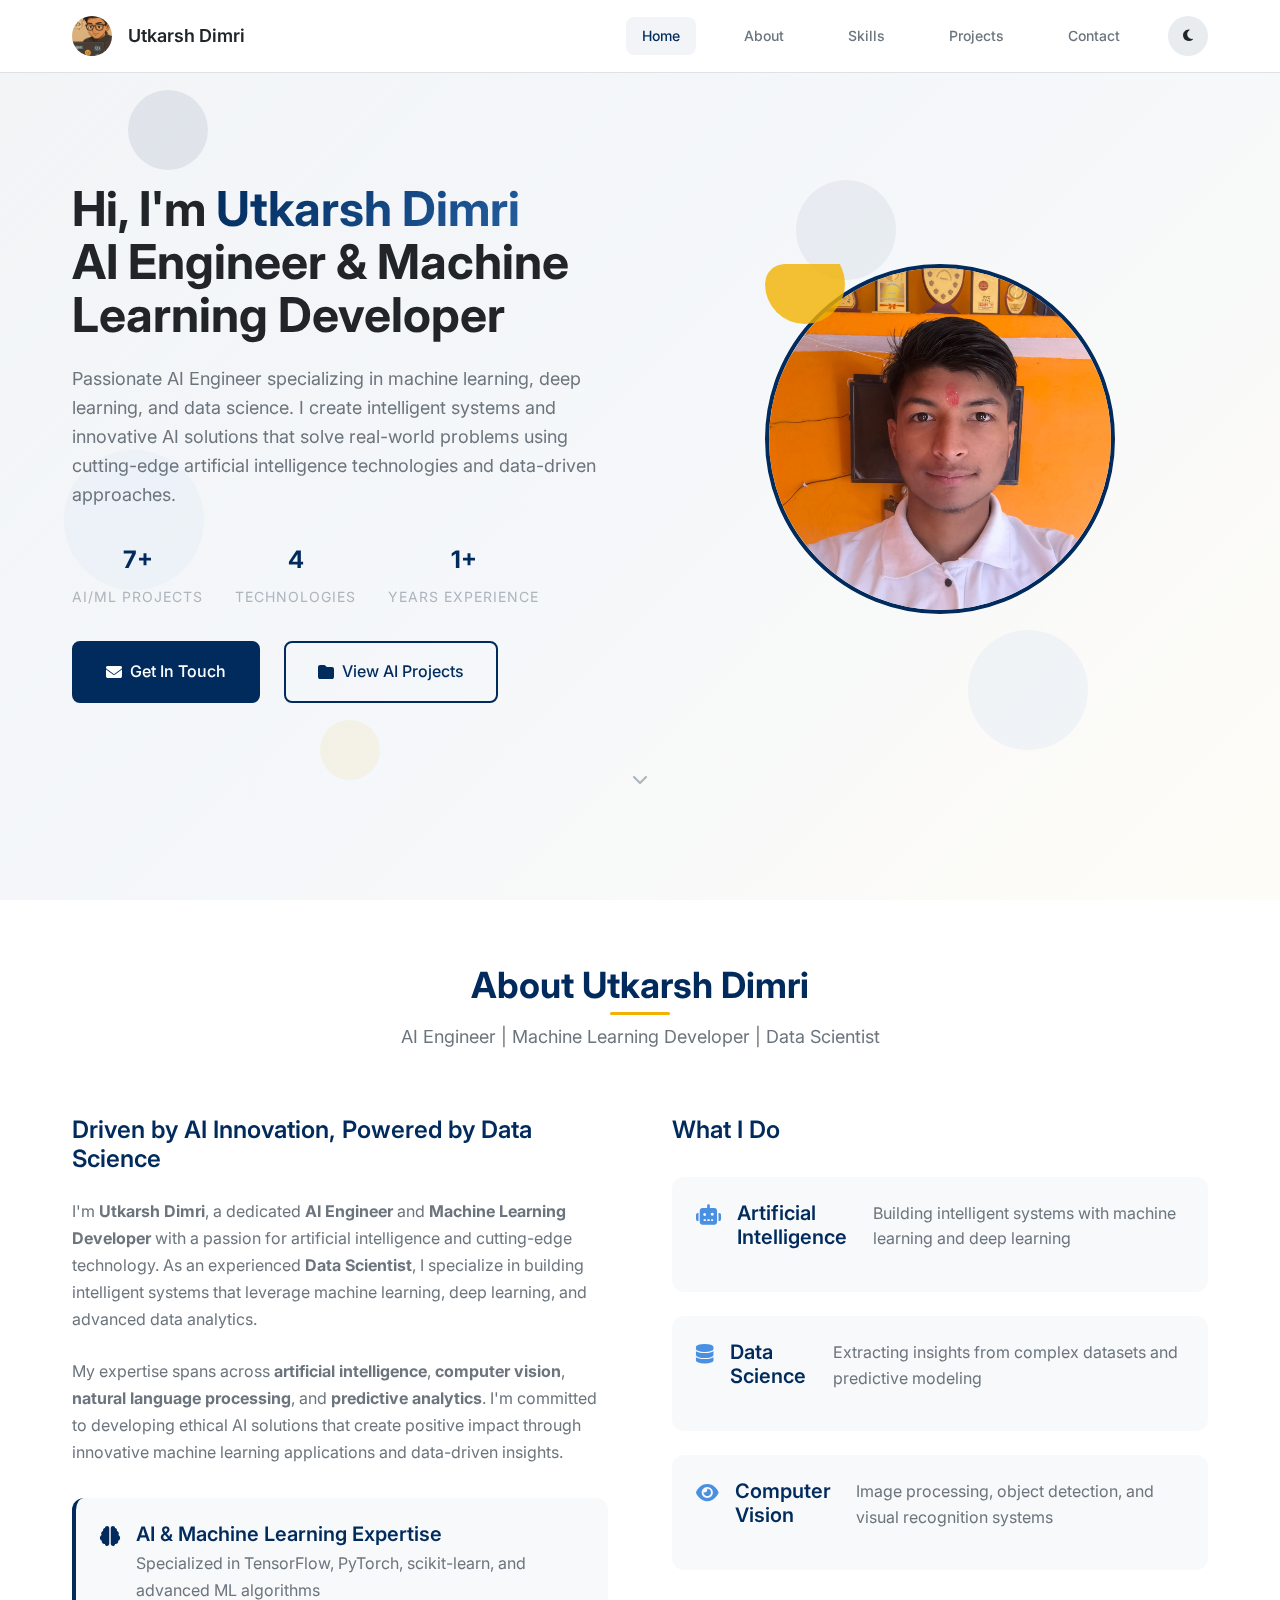
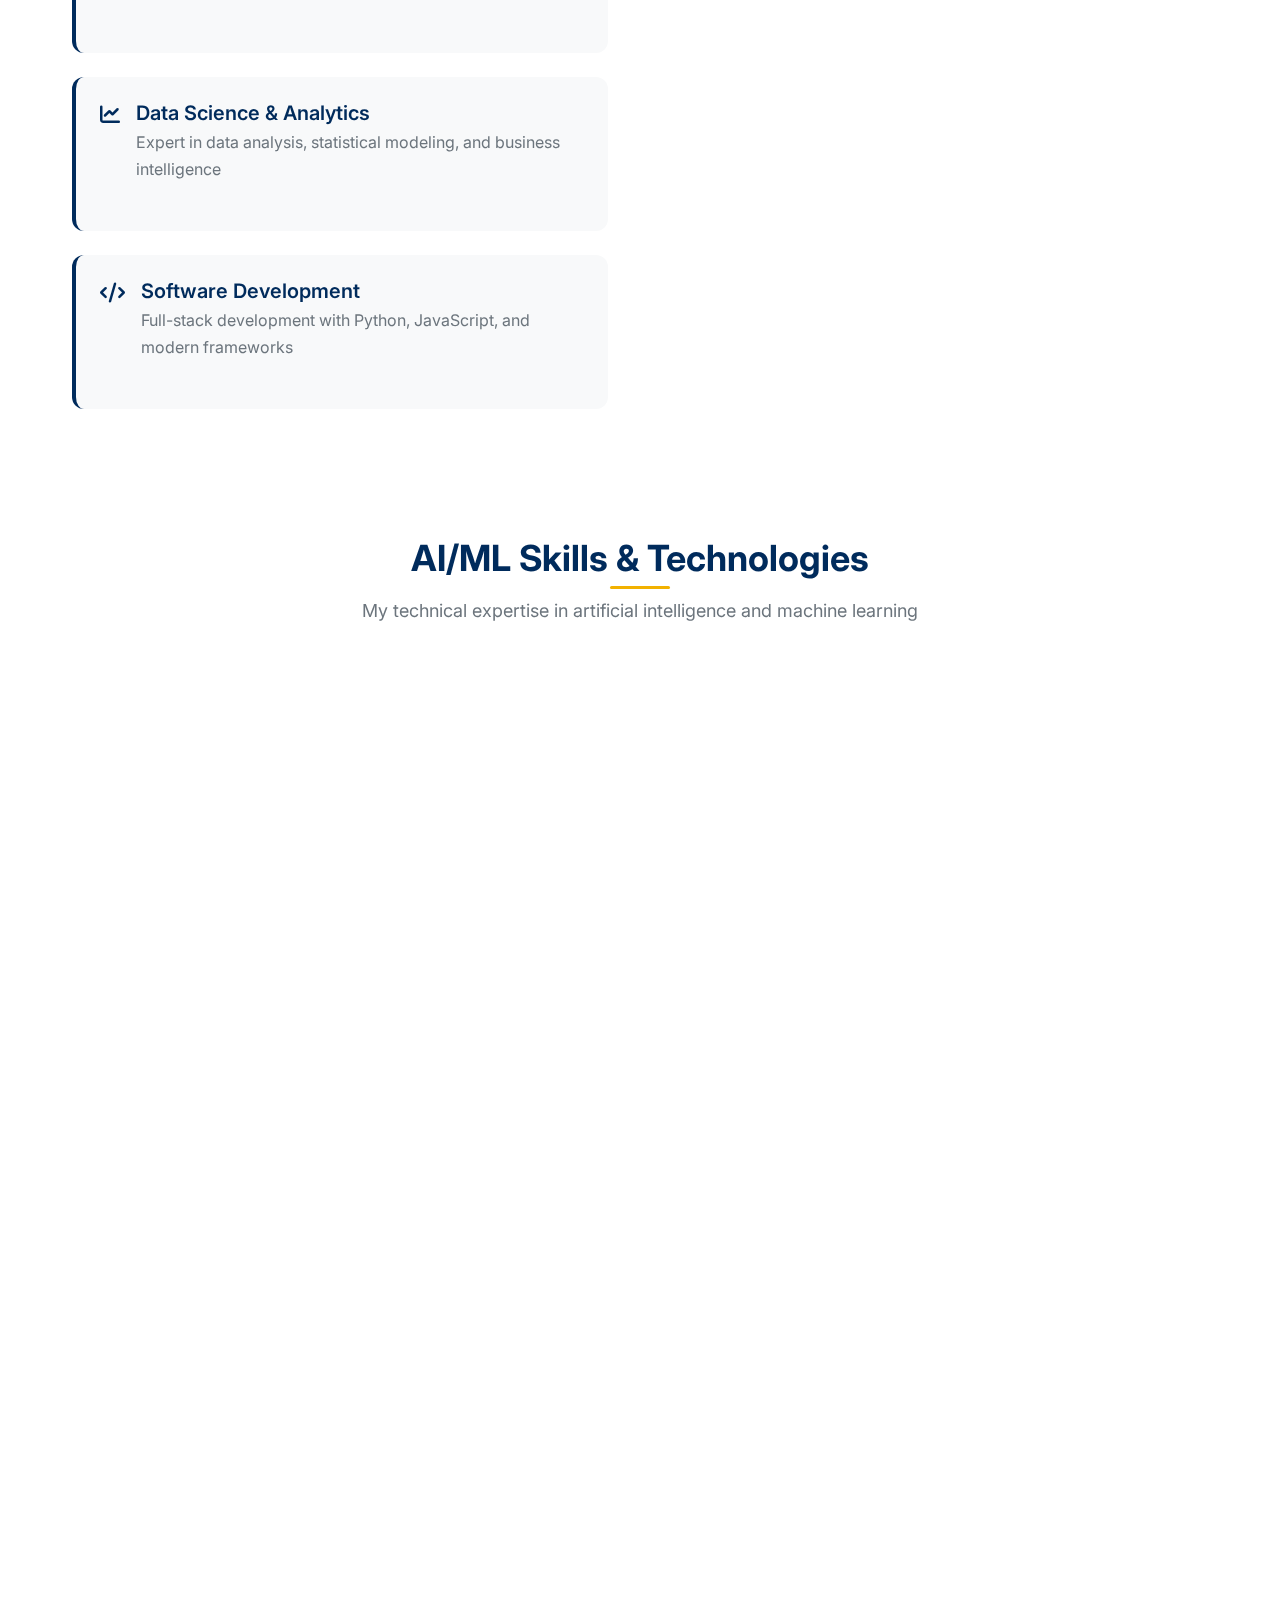
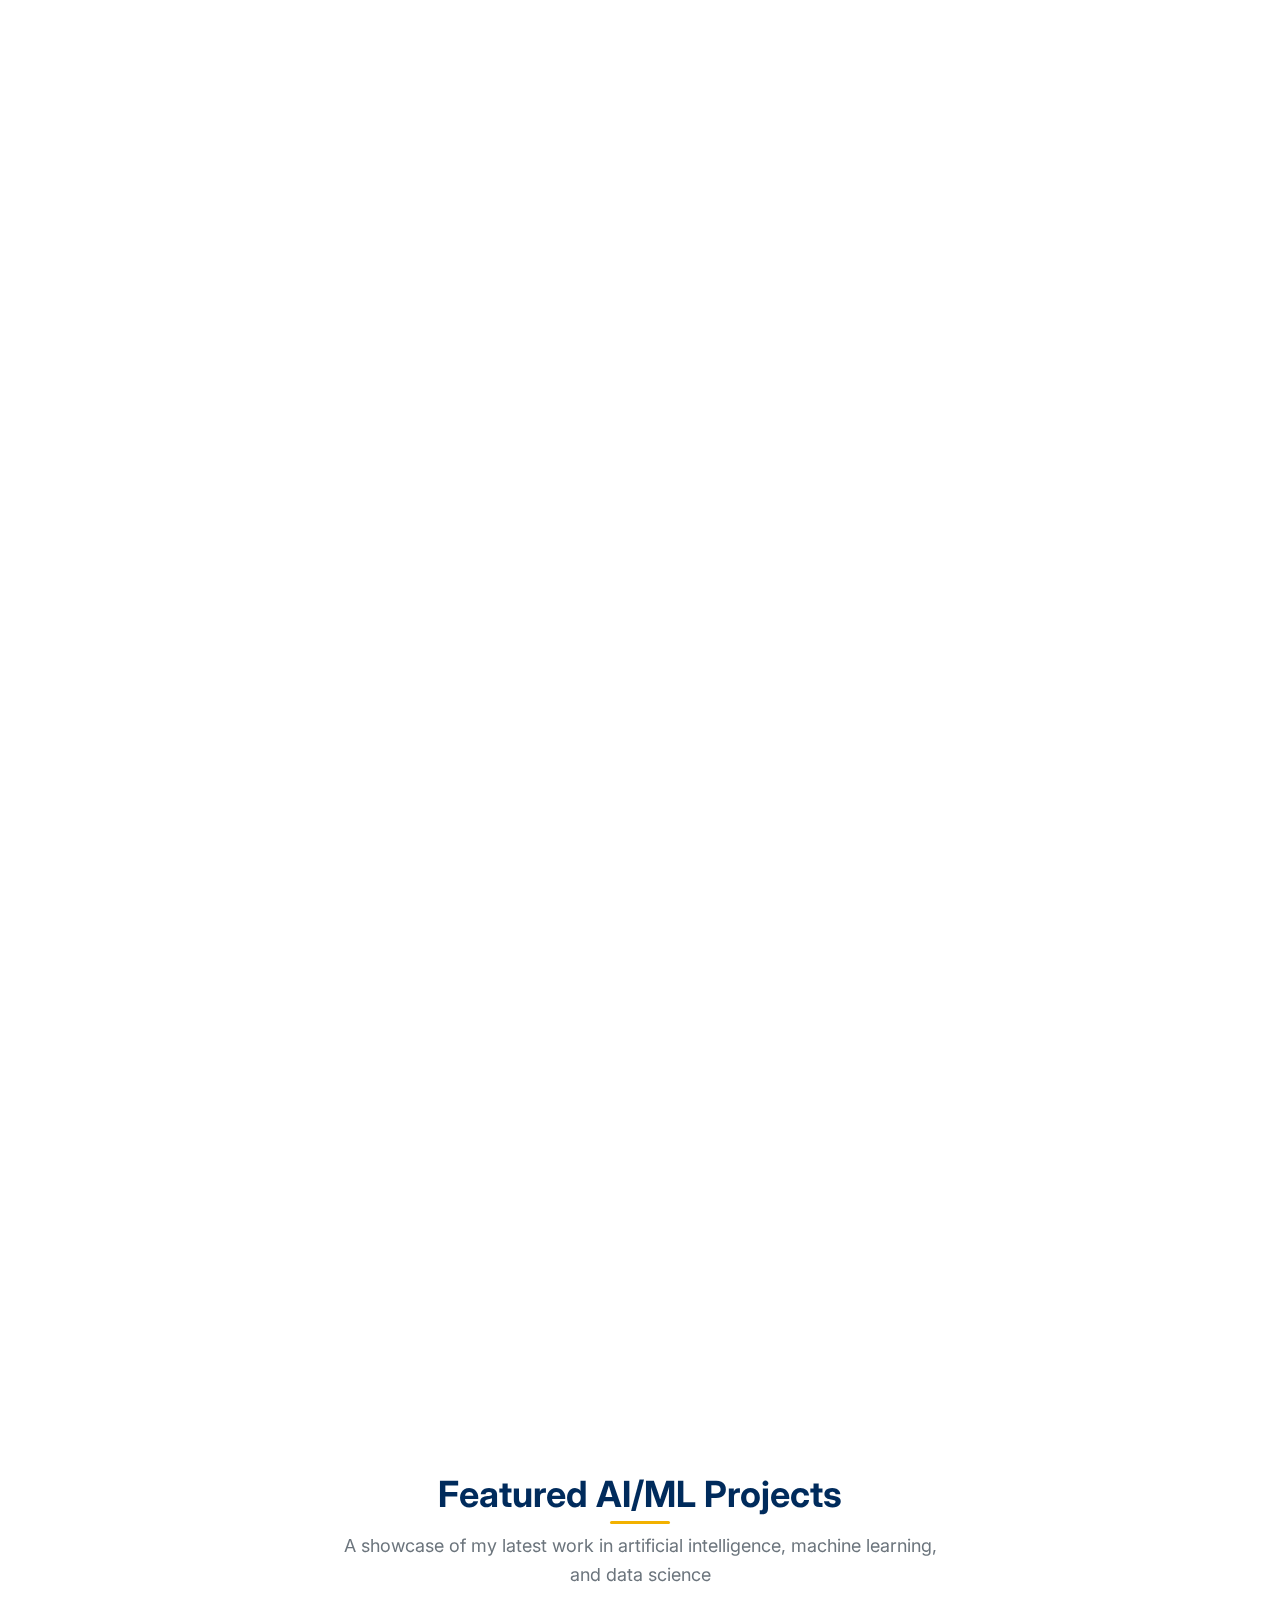
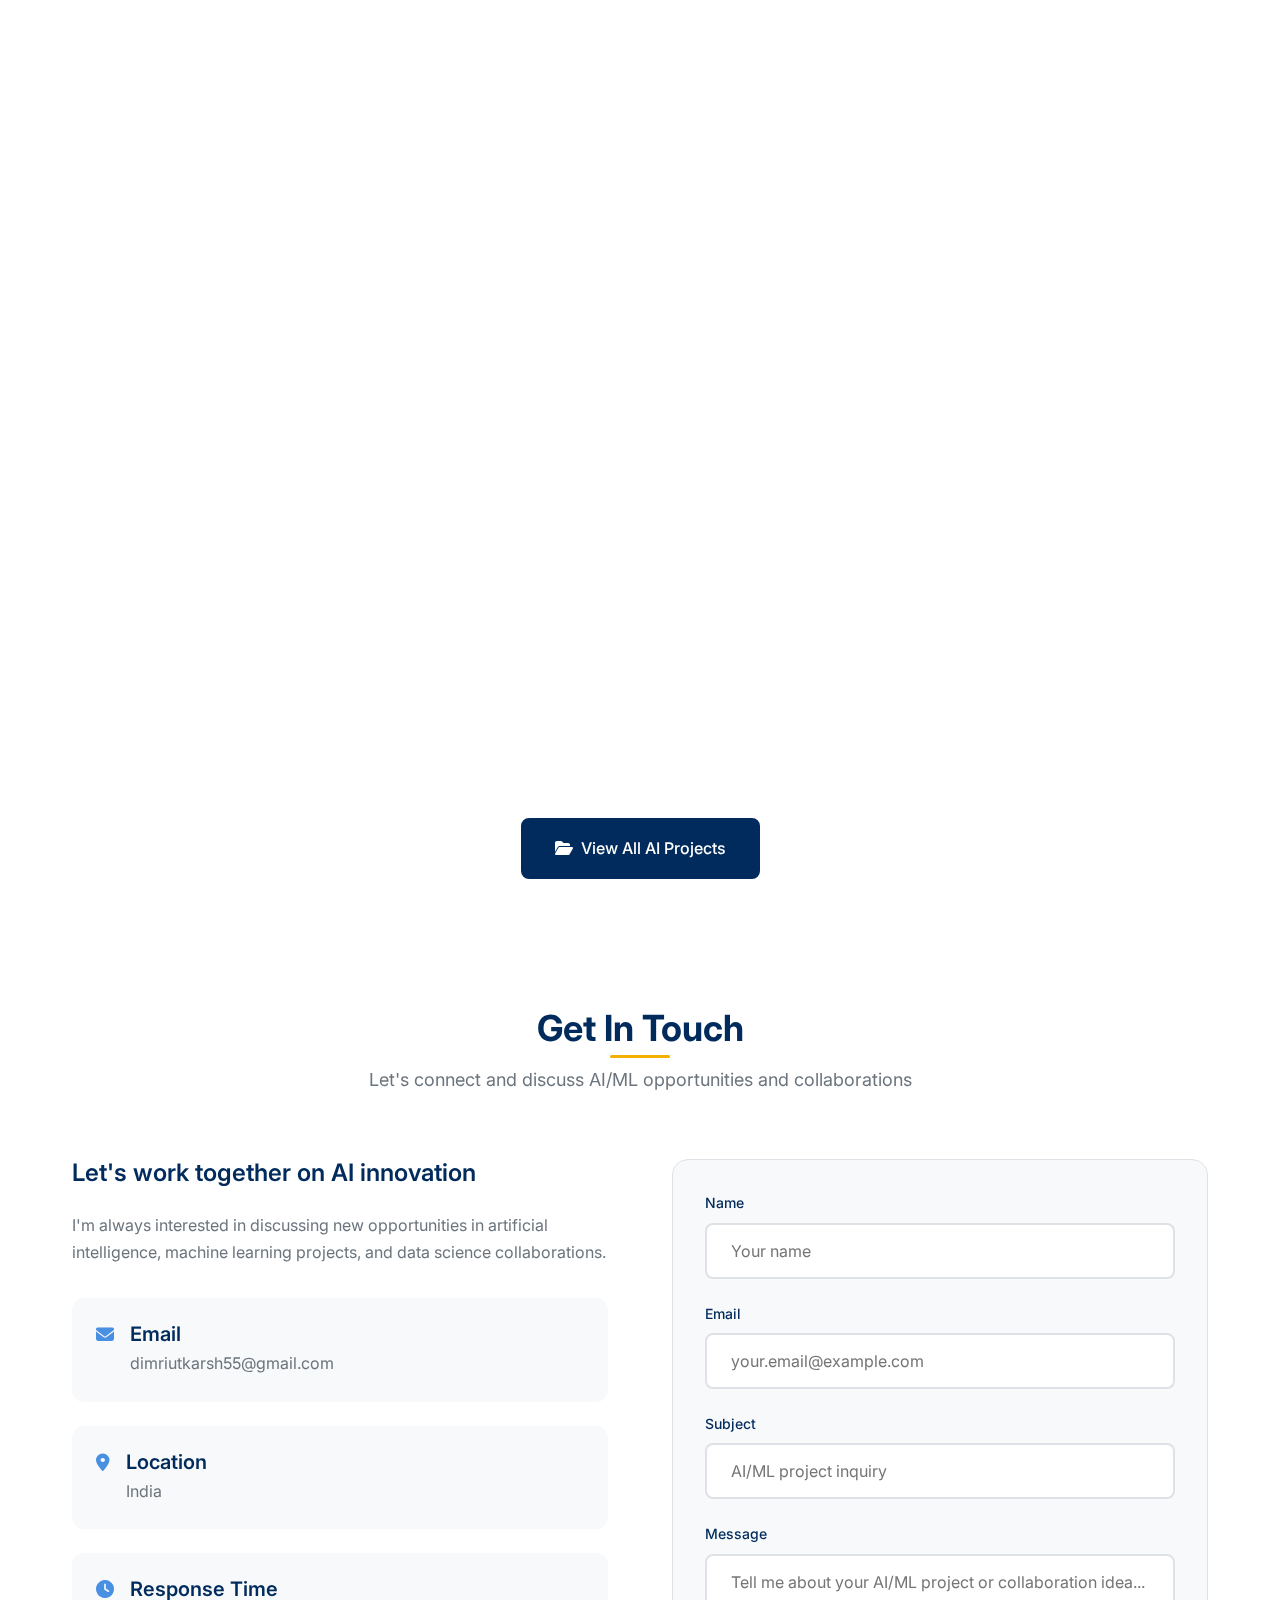
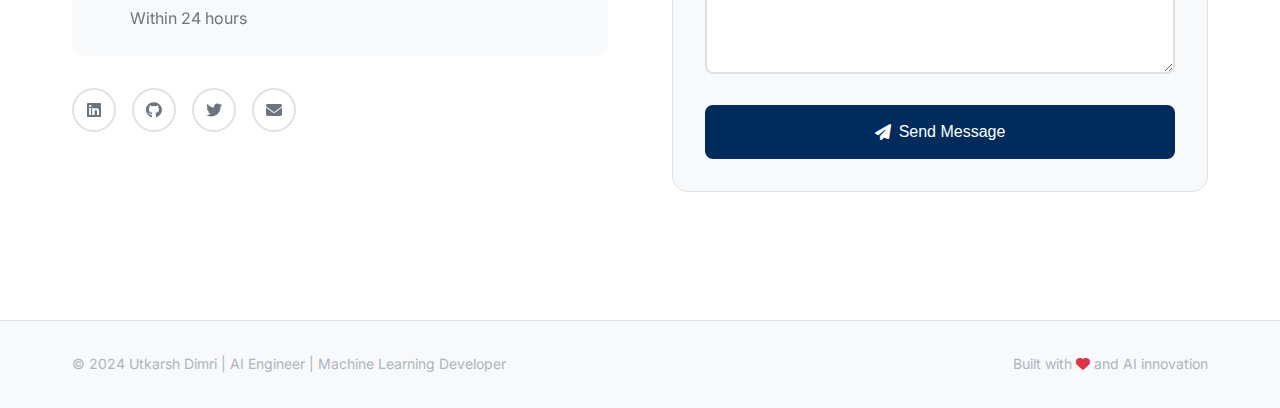
<file: index.html>
<!DOCTYPE html>
<html lang="en">
<head>
    <meta charset="UTF-8">
    <meta name="viewport" content="width=device-width, initial-scale=1.0">
    
    <!-- Primary Meta Tags -->
    <title>Utkarsh Dimri - AI Engineer | Machine Learning Developer | Data Scientist</title>
    <meta name="title" content="Utkarsh Dimri - AI Engineer | Machine Learning Developer | Data Scientist">
    <meta name="description" content="Utkarsh Dimri is a passionate AI Engineer and Machine Learning Developer specializing in artificial intelligence, deep learning, data science, and innovative software solutions. Explore his portfolio of AI/ML projects and expertise.">
    <meta name="keywords" content="Utkarsh Dimri, AI Engineer, Machine Learning Developer, Data Scientist, Artificial Intelligence, Deep Learning, Python, TensorFlow, PyTorch, Computer Vision, NLP, Data Analysis, Software Engineer">
    <meta name="author" content="Utkarsh Dimri">
    <meta name="robots" content="index, follow">
    <meta name="language" content="English">
    <meta name="revisit-after" content="7 days">
    
    <!-- Open Graph / Facebook -->
    <meta property="og:type" content="website">
    <meta property="og:url" content="https://utkarsh-dimri-portfolio.com/">
    <meta property="og:title" content="Utkarsh Dimri - AI Engineer | Machine Learning Developer">
    <meta property="og:description" content="Experienced AI Engineer specializing in machine learning, deep learning, and data science. Explore innovative AI/ML projects and solutions by Utkarsh Dimri.">
    <meta property="og:image" content="https://images.pexels.com/photos/2379004/pexels-photo-2379004.jpeg?auto=compress&cs=tinysrgb&w=1200&h=630&fit=crop">
    <meta property="og:image:width" content="1200">
    <meta property="og:image:height" content="630">
    <meta property="og:site_name" content="Utkarsh Dimri Portfolio">
    <meta property="og:locale" content="en_US">
    
    <!-- Twitter -->
    <meta property="twitter:card" content="summary_large_image">
    <meta property="twitter:url" content="https://utkarsh-dimri-portfolio.com/">
    <meta property="twitter:title" content="Utkarsh Dimri - AI Engineer | Machine Learning Developer">
    <meta property="twitter:description" content="Experienced AI Engineer specializing in machine learning, deep learning, and data science. Explore innovative AI/ML projects and solutions.">
    <meta property="twitter:image" content="https://images.pexels.com/photos/2379004/pexels-photo-2379004.jpeg?auto=compress&cs=tinysrgb&w=1200&h=630&fit=crop">
    <meta property="twitter:creator" content="@utkarsh_dimri">
    
    <!-- LinkedIn -->
    <meta property="linkedin:owner" content="utkarsh-dimri">
    
    <!-- Canonical URL -->
    <link rel="canonical" href="https://utkarsh-dimri-portfolio.com/">
    
    <!-- Favicon -->
    <link rel="icon" type="image/x-icon" href="/favicon.ico">
    <link rel="apple-touch-icon" sizes="180x180" href="/apple-touch-icon.png">
    <link rel="icon" type="image/png" sizes="32x32" href="/favicon-32x32.png">
    <link rel="icon" type="image/png" sizes="16x16" href="/favicon-16x16.png">
    
    <!-- Stylesheets -->
    <link rel="stylesheet" href="styles.css">
    <link href="https://fonts.googleapis.com/css2?family=Inter:wght@300;400;500;600;700&display=swap" rel="stylesheet">
    <link rel="stylesheet" href="https://cdnjs.cloudflare.com/ajax/libs/font-awesome/6.4.0/css/all.min.css">
    
    <!-- Structured Data -->
    <script type="application/ld+json">
    {
        "@context": "https://schema.org",
        "@type": "Person",
        "name": "Utkarsh Dimri",
        "url": "https://utkarsh-dimri-portfolio.com",
        "image": "https://images.pexels.com/photos/2379004/pexels-photo-2379004.jpeg?auto=compress&cs=tinysrgb&w=400&h=400&fit=crop",
        "sameAs": [
            "https://linkedin.com/in/utkarsh-dimri",
            "https://github.com/utkarsh-dimri",
            "https://twitter.com/utkarsh_dimri"
        ],
        "jobTitle": "AI Engineer & Machine Learning Developer",
        "worksFor": {
            "@type": "Organization",
            "name": "Freelance"
        },
        "alumniOf": {
            "@type": "Organization",
            "name": "Computer Science University"
        },
        "knowsAbout": [
            "Artificial Intelligence",
            "Machine Learning",
            "Deep Learning",
            "Data Science",
            "Python Programming",
            "TensorFlow",
            "PyTorch",
            "Computer Vision",
            "Natural Language Processing",
            "Data Analysis"
        ],
        "address": {
            "@type": "PostalAddress",
            "addressLocality": "India"
        },
        "email": "utkarsh.dimri@email.com",
        "telephone": "+91-XXXXXXXXXX",
        "description": "Passionate AI Engineer and Machine Learning Developer with expertise in artificial intelligence, deep learning, data science, and software development. Specializes in building innovative AI solutions that solve real-world problems."
    }
    </script>
</head>
<body>
    <!-- Background Video -->
    <div class="background-video">
        <div class="video-overlay"></div>
        <div class="animated-shapes">
            <div class="shape shape-1"></div>
            <div class="shape shape-2"></div>
            <div class="shape shape-3"></div>
            <div class="shape shape-4"></div>
            <div class="shape shape-5"></div>
        </div>
    </div>

    <!-- Header -->
    <header class="header">
        <nav class="navbar" role="navigation" aria-label="Main navigation">
            <div class="nav-container">
                <div class="nav-brand">
                    <img src="updated.png" alt="Utkarsh Dimri - AI Engineer Profile Picture" class="nav-logo" loading="lazy">
                    <span class="nav-title">Utkarsh Dimri</span>
                </div>
                <div class="nav-menu">
                    <a href="#home" class="nav-link active" aria-label="Go to Home section">Home</a>
                    <a href="#about" class="nav-link" aria-label="Go to About section">About</a>
                    <a href="#skills" class="nav-link" aria-label="Go to Skills section">Skills</a>
                    <a href="#projects" class="nav-link" aria-label="Go to Projects section">Projects</a>
                    <a href="#contact" class="nav-link" aria-label="Go to Contact section">Contact</a>
                    <button class="theme-toggle" id="theme-toggle" aria-label="Toggle dark/light theme">
                        <i class="fas fa-moon"></i>
                    </button>
                </div>
                <div class="mobile-menu-toggle" aria-label="Toggle mobile menu">
                    <span></span>
                    <span></span>
                    <span></span>
                </div>
            </div>
        </nav>
    </header>

    <!-- Main Content -->
    <main class="main-content">
        <!-- Hero Section -->
        <section id="home" class="hero-section" role="banner">
            <div class="hero-container">
                <div class="hero-content">
                    <div class="hero-text">
                        <h1 class="hero-title">
                            Hi, I'm <span class="highlight">Utkarsh Dimri</span>
                            <br>AI Engineer & Machine Learning Developer
                        </h1>
                        <p class="hero-description">
                            Passionate AI Engineer specializing in machine learning, deep learning, and data science. 
                            I create intelligent systems and innovative AI solutions that solve real-world problems 
                            using cutting-edge artificial intelligence technologies and data-driven approaches.
                        </p>
                        <div class="hero-stats">
                            <div class="stat-item">
                                <span class="stat-number" id="hero-projects">20+</span>
                                <span class="stat-label">AI/ML Projects</span>
                            </div>
                            <div class="stat-item">
                                <span class="stat-number">12</span>
                                <span class="stat-label">Technologies</span>
                            </div>
                            <div class="stat-item">
                                <span class="stat-number">3+</span>
                                <span class="stat-label">Years Experience</span>
                            </div>
                        </div>
                        <div class="hero-buttons">
                            <a href="#contact" class="btn btn-primary" aria-label="Contact Utkarsh Dimri">
                                <i class="fas fa-envelope"></i>
                                Get In Touch
                            </a>
                            <a href="#projects" class="btn btn-outline" aria-label="View Utkarsh Dimri's AI/ML projects">
                                <i class="fas fa-folder"></i>
                                View AI Projects
                            </a>
                        </div>
                    </div>
                    <div class="hero-image">
                        <div class="image-wrapper">
                            <img src="266.jpg" alt="Utkarsh Dimri - Professional AI Engineer and Machine Learning Developer" class="profile-image" loading="eager">
                            <div class="image-decoration"></div>
                        </div>
                    </div>
                </div>
                <div class="scroll-indicator">
                    <div class="scroll-arrow" aria-label="Scroll down to learn more">
                        <i class="fas fa-chevron-down"></i>
                    </div>
                </div>
            </div>
        </section>

        <!-- About Section -->
        <section id="about" class="about-section section">
            <div class="container">
                <div class="section-header">
                    <h2 class="section-title">About Utkarsh Dimri</h2>
                    <p class="section-subtitle">AI Engineer | Machine Learning Developer | Data Scientist</p>
                </div>
                <div class="about-content">
                    <div class="about-text">
                        <h3>Driven by AI Innovation, Powered by Data Science</h3>
                        <p>
                            I'm <strong>Utkarsh Dimri</strong>, a dedicated <strong>AI Engineer</strong> and <strong>Machine Learning Developer</strong> 
                            with a passion for artificial intelligence and cutting-edge technology. As an experienced <strong>Data Scientist</strong>, 
                            I specialize in building intelligent systems that leverage machine learning, deep learning, and advanced data analytics.
                        </p>
                        <p>
                            My expertise spans across <strong>artificial intelligence</strong>, <strong>computer vision</strong>, 
                            <strong>natural language processing</strong>, and <strong>predictive analytics</strong>. I'm committed to developing 
                            ethical AI solutions that create positive impact through innovative machine learning applications and data-driven insights.
                        </p>
                        <div class="about-highlights">
                            <div class="highlight-item">
                                <i class="fas fa-brain"></i>
                                <div>
                                    <h4>AI & Machine Learning Expertise</h4>
                                    <p>Specialized in TensorFlow, PyTorch, scikit-learn, and advanced ML algorithms</p>
                                </div>
                            </div>
                            <div class="highlight-item">
                                <i class="fas fa-chart-line"></i>
                                <div>
                                    <h4>Data Science & Analytics</h4>
                                    <p>Expert in data analysis, statistical modeling, and business intelligence</p>
                                </div>
                            </div>
                            <div class="highlight-item">
                                <i class="fas fa-code"></i>
                                <div>
                                    <h4>Software Development</h4>
                                    <p>Full-stack development with Python, JavaScript, and modern frameworks</p>
                                </div>
                            </div>
                        </div>
                    </div>
                    <div class="about-skills">
                        <h3>What I Do</h3>
                        <div class="skills-preview">
                            <div class="skill-preview-item">
                                <i class="fas fa-robot"></i>
                                <h4>Artificial Intelligence</h4>
                                <p>Building intelligent systems with machine learning and deep learning</p>
                            </div>
                            <div class="skill-preview-item">
                                <i class="fas fa-database"></i>
                                <h4>Data Science</h4>
                                <p>Extracting insights from complex datasets and predictive modeling</p>
                            </div>
                            <div class="skill-preview-item">
                                <i class="fas fa-eye"></i>
                                <h4>Computer Vision</h4>
                                <p>Image processing, object detection, and visual recognition systems</p>
                            </div>
                        </div>
                    </div>
                </div>
            </div>
        </section>

        <!-- Skills Section -->
        <section id="skills" class="skills-section section">
            <div class="container">
                <div class="section-header">
                    <h2 class="section-title">AI/ML Skills & Technologies</h2>
                    <p class="section-subtitle">My technical expertise in artificial intelligence and machine learning</p>
                </div>
                <div id="skills-container" class="skills-container">
                    <!-- Skills will be loaded dynamically -->
                </div>
            </div>
        </section>

        <!-- Projects Section -->
        <section id="projects" class="projects-section section">
            <div class="container">
                <div class="section-header">
                    <h2 class="section-title">Featured AI/ML Projects</h2>
                    <p class="section-subtitle">A showcase of my latest work in artificial intelligence, machine learning, and data science</p>
                </div>
                <div id="featured-projects" class="projects-grid">
                    <!-- Featured projects will be loaded dynamically -->
                </div>
                <div class="projects-footer">
                    <a href="projects.html" class="btn btn-primary" aria-label="View all AI and Machine Learning projects by Utkarsh Dimri">
                        <i class="fas fa-folder-open"></i>
                        View All AI Projects
                    </a>
                </div>
            </div>
        </section>

        <!-- Contact Section -->
        <section id="contact" class="contact-section section">
            <div class="container">
                <div class="section-header">
                    <h2 class="section-title">Get In Touch</h2>
                    <p class="section-subtitle">Let's connect and discuss AI/ML opportunities and collaborations</p>
                </div>
                <div class="contact-content">
                    <div class="contact-info">
                        <h3>Let's work together on AI innovation</h3>
                        <p>I'm always interested in discussing new opportunities in artificial intelligence, machine learning projects, and data science collaborations.</p>
                        
                        <div class="contact-methods">
                            <div class="contact-method">
                                <i class="fas fa-envelope"></i>
                                <div>
                                    <h4>Email</h4>
                                    <p>dimriutkarsh55@gmail.com</p>
                                </div>
                            </div>
                            <div class="contact-method">
                                <i class="fas fa-map-marker-alt"></i>
                                <div>
                                    <h4>Location</h4>
                                    <p>India</p>
                                </div>
                            </div>
                            <div class="contact-method">
                                <i class="fas fa-clock"></i>
                                <div>
                                    <h4>Response Time</h4>
                                    <p>Within 24 hours</p>
                                </div>
                            </div>
                        </div>

                        <div class="social-links">
                            <a href="https://linkedin.com/in/utkarsh-dimri" class="social-link" aria-label="Connect with Utkarsh Dimri on LinkedIn" target="_blank" rel="noopener">
                                <i class="fab fa-linkedin"></i>
                            </a>
                            <a href="https://github.com/utkarsh-dimri" class="social-link" aria-label="View Utkarsh Dimri's GitHub projects" target="_blank" rel="noopener">
                                <i class="fab fa-github"></i>
                            </a>
                            <a href="https://twitter.com/utkarsh_dimri" class="social-link" aria-label="Follow Utkarsh Dimri on Twitter" target="_blank" rel="noopener">
                                <i class="fab fa-twitter"></i>
                            </a>
                            <a href="mailto:utkarsh.dimri@email.com" class="social-link" aria-label="Email Utkarsh Dimri">
                                <i class="fas fa-envelope"></i>
                            </a>
                        </div>
                    </div>
                    
                    <div class="contact-form-container">
                        <form class="contact-form" onsubmit="handleContactForm(event)" role="form">
                            <div class="form-group">
                                <label for="name" class="form-label">Name</label>
                                <input type="text" id="name" name="name" class="form-input" placeholder="Your name" required aria-required="true">
                            </div>
                            <div class="form-group">
                                <label for="email" class="form-label">Email</label>
                                <input type="email" id="email" name="email" class="form-input" placeholder="your.email@example.com" required aria-required="true">
                            </div>
                            <div class="form-group">
                                <label for="subject" class="form-label">Subject</label>
                                <input type="text" id="subject" name="subject" class="form-input" placeholder="AI/ML project inquiry" required aria-required="true">
                            </div>
                            <div class="form-group">
                                <label for="message" class="form-label">Message</label>
                                <textarea id="message" name="message" class="form-textarea" placeholder="Tell me about your AI/ML project or collaboration idea..." required aria-required="true"></textarea>
                            </div>
                            <button type="submit" class="btn btn-primary btn-full">
                                <i class="fas fa-paper-plane"></i>
                                Send Message
                            </button>
                        </form>
                    </div>
                </div>
            </div>
        </section>
    </main>

    <!-- Footer -->
    <footer class="footer">
        <div class="container">
            <div class="footer-content">
                <div class="footer-left">
                    <p>&copy; 2024 Utkarsh Dimri | AI Engineer | Machine Learning Developer</p>
                </div>
                <div class="footer-right">
                    <p>Built with <i class="fas fa-heart"></i> and AI innovation</p>
                </div>
            </div>
        </div>
    </footer>

    <!-- Project Modal -->
    <div id="project-modal" class="modal-overlay" role="dialog" aria-labelledby="modal-title" aria-hidden="true">
        <div class="modal">
            <div class="modal-header">
                <h3 id="modal-title">AI/ML Project Details</h3>
                <button class="modal-close" onclick="closeProjectModal()" aria-label="Close modal">
                    <i class="fas fa-times"></i>
                </button>
            </div>
            <div class="modal-body" id="modal-content">
                <!-- Project details will be loaded here -->
            </div>
        </div>
    </div>

    <script src="data.js"></script>
    <script src="script.js"></script>
</body>
</html>
</file>
<file: styles.css>
/* Professional Portfolio Styles */

:root {
    /* Light Theme Colors */
    --primary-color: #002b5c;
    --secondary-color: #4a90e2;
    --accent-color: #f2b100;
    --success-color: #28a745;
    --warning-color: #ffc107;
    --error-color: #dc3545;
    
    /* Neutral Colors */
    --bg-primary: #ffffff;
    --bg-secondary: #f8f9fa;
    --bg-tertiary: #e9ecef;
    --text-primary: #212529;
    --text-secondary: #6c757d;
    --text-muted: #adb5bd;
    --border-color: #dee2e6;
    
    /* Typography */
    --font-family: 'Inter', -apple-system, BlinkMacSystemFont, 'Segoe UI', system-ui, sans-serif;
    --font-size-xs: 0.75rem;
    --font-size-sm: 0.875rem;
    --font-size-base: 1rem;
    --font-size-lg: 1.125rem;
    --font-size-xl: 1.25rem;
    --font-size-2xl: 1.5rem;
    --font-size-3xl: 1.875rem;
    --font-size-4xl: 2.25rem;
    --font-size-5xl: 3rem;
    
    /* Spacing */
    --spacing-xs: 0.25rem;
    --spacing-sm: 0.5rem;
    --spacing-md: 1rem;
    --spacing-lg: 1.5rem;
    --spacing-xl: 2rem;
    --spacing-2xl: 3rem;
    --spacing-3xl: 4rem;
    
    /* Shadows */
    --shadow-sm: 0 1px 2px 0 rgba(0, 0, 0, 0.05);
    --shadow-md: 0 4px 6px -1px rgba(0, 0, 0, 0.1);
    --shadow-lg: 0 10px 15px -3px rgba(0, 0, 0, 0.1);
    --shadow-xl: 0 20px 25px -5px rgba(0, 0, 0, 0.1);
    
    /* Border Radius */
    --radius-sm: 0.375rem;
    --radius-md: 0.5rem;
    --radius-lg: 0.75rem;
    --radius-xl: 1rem;
    --radius-2xl: 1.5rem;
}

/* Dark Theme */
[data-theme="dark"] {
    --bg-primary: #0f1419;
    --bg-secondary: #1a202c;
    --bg-tertiary: #2d3748;
    --text-primary: #f7fafc;
    --text-secondary: #a0aec0;
    --text-muted: #718096;
    --border-color: #4a5568;
    --primary-color: #4a90e2;
    --secondary-color: #63b3ed;
}

/* Reset and Base Styles */
*, *::before, *::after {
    margin: 0;
    padding: 0;
    box-sizing: border-box;
}

html {
    scroll-behavior: smooth;
    font-size: 16px;
}


body {
    font-family: var(--font-family);
    font-size: var(--font-size-base);
    line-height: 1.6;
    color: var(--text-primary);
    background-color: var(--bg-primary);
    overflow-x: hidden;
    transition: background-color 0.3s ease, color 0.3s ease;
}

/* Typography */
h1, h2, h3, h4, h5, h6 {
    font-weight: 600;
    line-height: 1.2;
    color: var(--text-primary);
    margin-bottom: var(--spacing-md);
}

h1 { font-size: var(--font-size-4xl); }
h2 { font-size: var(--font-size-3xl); }
h3 { font-size: var(--font-size-2xl); }
h4 { font-size: var(--font-size-xl); }
h5 { font-size: var(--font-size-lg); }
h6 { font-size: var(--font-size-base); }

p {
    margin-bottom: var(--spacing-md);
    color: var(--text-secondary);
}

a {
    color: var(--primary-color);
    text-decoration: none;
    transition: color 0.2s ease;
}

a:hover {
    color: var(--secondary-color);
}
/* Image transition styles */
.profile-image {
    transition: opacity 0.5s ease-in-out;
    opacity: 1;
}

.image-wrapper {
    position: relative;
    overflow: hidden;
    border-radius: 20px;
}

.image-wrapper::before {
    content: '';
    position: absolute;
    top: 0;
    left: 0;
    right: 0;
    bottom: 0;
    background: linear-gradient(45deg, 
        rgba(var(--primary-rgb), 0.1) 0%,
        rgba(var(--secondary-rgb), 0.1) 100%);
    z-index: 1;
    pointer-events: none;
}

/* For better visual feedback during transition */
.image-decoration {
    position: absolute;
    top: 0;
    left: 0;
    right: 0;
    bottom: 0;
    background: linear-gradient(45deg, 
        rgba(var(--primary-color), 0.2) 0%,
        transparent 50%,
        rgba(var(--secondary-color), 0.2) 100%);
    opacity: 0.3;
    z-index: 2;
    pointer-events: none;
    transition: all 0.5s ease;
}

/* Optional: Add a subtle animation to the decoration */
@keyframes shimmer {
    0% { opacity: 0.3; }
    50% { opacity: 0.5; }
    100% { opacity: 0.3; }
}

.image-decoration {
    animation: shimmer 3s ease-in-out infinite;
}
/* Background and Animations */
.background-video {
    position: fixed;
    top: 0;
    left: 0;
    width: 100%;
    height: 100%;
    z-index: -2;
    background: linear-gradient(135deg, var(--bg-primary) 0%, var(--bg-secondary) 50%, var(--bg-primary) 100%);
}

.video-overlay {
    position: absolute;
    top: 0;
    left: 0;
    width: 100%;
    height: 100%;
    background: linear-gradient(135deg, rgba(0, 43, 92, 0.05) 0%, rgba(74, 144, 226, 0.02) 50%, rgba(242, 177, 0, 0.03) 100%);
    z-index: -1;
}

.animated-shapes {
    position: absolute;
    width: 100%;
    height: 100%;
    overflow: hidden;
}

.shape {
    position: absolute;
    border-radius: 50%;
    background: rgba(74, 144, 226, 0.1);
    animation: float 8s ease-in-out infinite;
}

.shape-1 {
    width: 80px;
    height: 80px;
    top: 10%;
    left: 10%;
    animation-delay: 0s;
    background: rgba(0, 43, 92, 0.08);
}

.shape-2 {
    width: 120px;
    height: 120px;
    top: 70%;
    right: 15%;
    animation-delay: 2s;
    background: rgba(74, 144, 226, 0.06);
}

.shape-3 {
    width: 60px;
    height: 60px;
    top: 80%;
    left: 25%;
    animation-delay: 4s;
    background: rgba(242, 177, 0, 0.08);
}

.shape-4 {
    width: 100px;
    height: 100px;
    top: 20%;
    right: 30%;
    animation-delay: 1s;
    background: rgba(0, 43, 92, 0.05);
}

.shape-5 {
    width: 140px;
    height: 140px;
    top: 50%;
    left: 5%;
    animation-delay: 3s;
    background: rgba(74, 144, 226, 0.04);
}

@keyframes float {
    0%, 100% {
        transform: translateY(0px) rotate(0deg);
        opacity: 0.7;
    }
    50% {
        transform: translateY(-30px) rotate(180deg);
        opacity: 1;
    }
}

/* Header and Navigation */
.header {
    position: fixed;
    top: 0;
    left: 0;
    right: 0;
    z-index: 1000;
    background: rgba(255, 255, 255, 0.95);
    backdrop-filter: blur(20px);
    border-bottom: 1px solid var(--border-color);
    transition: all 0.3s ease;
}

[data-theme="dark"] .header {
    background: rgba(15, 20, 25, 0.95);
}

.navbar {
    width: 100%;
}

.nav-container {
    max-width: 1200px;
    margin: 0 auto;
    padding: var(--spacing-md) var(--spacing-xl);
    display: flex;
    justify-content: space-between;
    align-items: center;
}

.nav-brand {
    display: flex;
    align-items: center;
    gap: var(--spacing-md);
}

.nav-logo {
    width: 40px;
    height: 40px;
    border-radius: 50%;
    object-fit: cover;
    transition: transform 0.3s ease;
}

.nav-logo:hover {
    transform: scale(1.1);
}

.nav-title {
    font-size: var(--font-size-lg);
    font-weight: 600;
    color: var(--text-primary);
}

.nav-menu {
    display: flex;
    align-items: center;
    gap: var(--spacing-xl);
}

.nav-link {
    font-size: var(--font-size-sm);
    font-weight: 500;
    color: var(--text-secondary);
    padding: var(--spacing-sm) var(--spacing-md);
    border-radius: var(--radius-md);
    transition: all 0.2s ease;
    position: relative;
}

.nav-link:hover,
.nav-link.active {
    color: var(--primary-color);
    background: rgba(0, 43, 92, 0.05);
}

.theme-toggle {
    width: 40px;
    height: 40px;
    border: none;
    border-radius: 50%;
    background: var(--bg-tertiary);
    color: var(--text-primary);
    cursor: pointer;
    display: flex;
    align-items: center;
    justify-content: center;
    transition: all 0.2s ease;
}

.theme-toggle:hover {
    background: var(--primary-color);
    color: white;
    transform: scale(1.1);
}

.mobile-menu-toggle {
    display: none;
    flex-direction: column;
    cursor: pointer;
    gap: 4px;
}

.mobile-menu-toggle span {
    width: 24px;
    height: 2px;
    background: var(--text-primary);
    border-radius: 2px;
    transition: all 0.3s ease;
}

/* Container and Layout */
.container {
    max-width: 1200px;
    margin: 0 auto;
    padding: 0 var(--spacing-xl);
}

.main-content {
    position: relative;
    z-index: 1;
}

.section {
    padding: var(--spacing-3xl) 0;
}

.section-header {
    text-align: center;
    margin-bottom: var(--spacing-3xl);
}

.section-title {
    font-size: var(--font-size-4xl);
    font-weight: 700;
    color: var(--primary-color);
    margin-bottom: var(--spacing-md);
    position: relative;
}

.section-title::after {
    content: '';
    position: absolute;
    bottom: -8px;
    left: 50%;
    transform: translateX(-50%);
    width: 60px;
    height: 3px;
    background: var(--accent-color);
    border-radius: 2px;
}

.section-subtitle {
    font-size: var(--font-size-lg);
    color: var(--text-secondary);
    max-width: 600px;
    margin: 0 auto;
}

/* Hero Section */
.hero-section {
    min-height: 100vh;
    display: flex;
    align-items: center;
    padding-top: 80px;
}

.hero-container {
    width: 100%;
    max-width: 1200px;
    margin: 0 auto;
    padding: 0 var(--spacing-xl);
}

.hero-content {
    display: grid;
    grid-template-columns: 1fr 1fr;
    gap: var(--spacing-3xl);
    align-items: center;
    margin-bottom: var(--spacing-3xl);
}

.hero-title {
    font-size: var(--font-size-5xl);
    font-weight: 700;
    line-height: 1.1;
    margin-bottom: var(--spacing-lg);
    animation: fadeInUp 0.8s ease 0.2s both;
}

.highlight {
    background: linear-gradient(135deg, var(--primary-color), var(--secondary-color));
    background-clip: text;
    -webkit-background-clip: text;
    -webkit-text-fill-color: transparent;
    background-size: 200% 200%;
    animation: gradientShift 3s ease infinite;
}

@keyframes gradientShift {
    0%, 100% { background-position: 0% 50%; }
    50% { background-position: 100% 50%; }
}

.hero-description {
    font-size: var(--font-size-lg);
    color: var(--text-secondary);
    margin-bottom: var(--spacing-xl);
    animation: fadeInUp 0.8s ease 0.4s both;
}

.hero-stats {
    display: flex;
    gap: var(--spacing-xl);
    margin-bottom: var(--spacing-xl);
    animation: fadeInUp 0.8s ease 0.6s both;
}

.stat-item {
    text-align: center;
}

.stat-number {
    display: block;
    font-size: var(--font-size-2xl);
    font-weight: 700;
    color: var(--primary-color);
    margin-bottom: var(--spacing-xs);
}

.stat-label {
    font-size: var(--font-size-sm);
    color: var(--text-muted);
    text-transform: uppercase;
    letter-spacing: 1px;
}

.hero-buttons {
    display: flex;
    gap: var(--spacing-lg);
    animation: fadeInUp 0.8s ease 0.8s both;
}

.hero-image {
    display: flex;
    justify-content: center;
    animation: fadeInUp 0.8s ease 1s both;
}

.image-wrapper {
    position: relative;
}

.profile-image {
    width: 350px;
    height: 350px;
    border-radius: 50%;
    object-fit: cover;
    border: 4px solid var(--primary-color);
    transition: all 0.3s ease;
    animation: profileFloat 6s ease-in-out infinite;
}

@keyframes profileFloat {
    0%, 100% {
        transform: translateY(0px);
        box-shadow: 0 20px 40px rgba(0, 43, 92, 0.2);
    }
    50% {
        transform: translateY(-20px);
        box-shadow: 0 30px 50px rgba(0, 43, 92, 0.3);
    }
}

.image-decoration {
    position: absolute;
    top: -20px;
    right: -20px;
    width: 80px;
    height: 80px;
    background: var(--accent-color);
    border-radius: 50%;
    opacity: 0.8;
    animation: decorationPulse 2s ease-in-out infinite;
}

@keyframes decorationPulse {
    0%, 100% {
        transform: scale(1);
        opacity: 0.8;
    }
    50% {
        transform: scale(1.1);
        opacity: 0.6;
    }
}

.scroll-indicator {
    text-align: center;
    animation: fadeInUp 0.8s ease 1.2s both;
}

.scroll-arrow {
    width: 30px;
    height: 30px;
    margin: 0 auto;
    color: var(--text-muted);
    animation: bounce 2s infinite;
    cursor: pointer;
    transition: color 0.3s ease;
}

.scroll-arrow:hover {
    color: var(--primary-color);
}

@keyframes bounce {
    0%, 20%, 50%, 80%, 100% {
        transform: translateY(0);
    }
    40% {
        transform: translateY(-10px);
    }
    60% {
        transform: translateY(-5px);
    }
}

/* About Section */
.about-content {
    display: grid;
    grid-template-columns: 1fr 1fr;
    gap: var(--spacing-3xl);
    align-items: start;
}

.about-text h3 {
    color: var(--primary-color);
    margin-bottom: var(--spacing-lg);
}

.about-text p {
    margin-bottom: var(--spacing-lg);
    line-height: 1.7;
}

.about-highlights {
    display: flex;
    flex-direction: column;
    gap: var(--spacing-lg);
    margin-top: var(--spacing-xl);
}

.highlight-item {
    display: flex;
    align-items: flex-start;
    gap: var(--spacing-md);
    padding: var(--spacing-lg);
    background: var(--bg-secondary);
    border-radius: var(--radius-lg);
    border-left: 4px solid var(--primary-color);
    transition: all 0.3s ease;
}

.highlight-item:hover {
    transform: translateY(-4px);
    box-shadow: var(--shadow-lg);
}

.highlight-item i {
    color: var(--primary-color);
    font-size: var(--font-size-xl);
    margin-top: var(--spacing-xs);
}

.highlight-item h4 {
    color: var(--primary-color);
    margin-bottom: var(--spacing-xs);
}

.about-skills h3 {
    color: var(--primary-color);
    margin-bottom: var(--spacing-xl);
}

.skills-preview {
    display: flex;
    flex-direction: column;
    gap: var(--spacing-lg);
}

.skill-preview-item {
    display: flex;
    align-items: flex-start;
    gap: var(--spacing-md);
    padding: var(--spacing-lg);
    background: var(--bg-secondary);
    border-radius: var(--radius-lg);
    transition: all 0.3s ease;
}

.skill-preview-item:hover {
    transform: translateY(-4px);
    box-shadow: var(--shadow-lg);
}

.skill-preview-item i {
    color: var(--secondary-color);
    font-size: var(--font-size-xl);
    margin-top: var(--spacing-xs);
}

.skill-preview-item h4 {
    color: var(--primary-color);
    margin-bottom: var(--spacing-xs);
}

/* Skills Section */
.skills-container {
    display: flex;
    flex-direction: column;
    gap: var(--spacing-3xl);
}

.skill-category {
    background: var(--bg-secondary);
    border-radius: var(--radius-xl);
    padding: var(--spacing-xl);
    transition: all 0.3s ease;
}

.skill-category:hover {
    box-shadow: var(--shadow-lg);
}

.skill-category-title {
    color: var(--primary-color);
    font-size: var(--font-size-xl);
    margin-bottom: var(--spacing-xl);
    display: flex;
    align-items: center;
    gap: var(--spacing-md);
}

.skill-category-title i {
    color: var(--secondary-color);
}

.skills-grid {
    display: grid;
    grid-template-columns: repeat(auto-fit, minmax(300px, 1fr));
    gap: var(--spacing-lg);
}

.skill-card {
    background: var(--bg-primary);
    border-radius: var(--radius-lg);
    padding: var(--spacing-lg);
    border: 1px solid var(--border-color);
    transition: all 0.3s ease;
}

.skill-card:hover {
    transform: translateY(-4px);
    box-shadow: var(--shadow-md);
    border-color: var(--primary-color);
}

.skill-header {
    display: flex;
    align-items: center;
    gap: var(--spacing-md);
    margin-bottom: var(--spacing-sm);
}

.skill-name {
    font-weight: 600;
    color: var(--text-primary);
    font-size: var(--font-size-lg);
}

.skill-header i {
    color: var(--secondary-color);
    font-size: var(--font-size-lg);
}

.skill-level {
    color: var(--text-muted);
    font-size: var(--font-size-sm);
    margin-bottom: var(--spacing-md);
    text-transform: uppercase;
    letter-spacing: 1px;
}

.progress-bar {
    width: 100%;
    height: 8px;
    background: var(--bg-tertiary);
    border-radius: 4px;
    overflow: hidden;
    margin-bottom: var(--spacing-md);
}

.progress-fill {
    height: 100%;
    background: linear-gradient(90deg, var(--primary-color), var(--secondary-color));
    border-radius: 4px;
    width: 0%;
    transition: width 1s ease 0.5s;
}

.skill-description {
    font-size: var(--font-size-sm);
    color: var(--text-secondary);
    line-height: 1.5;
}

/* Projects Section */
.projects-grid {
    display: grid;
    grid-template-columns: repeat(auto-fit, minmax(350px, 1fr));
    gap: var(--spacing-xl);
    margin-bottom: var(--spacing-3xl);
}

.project-card {
    background: var(--bg-secondary);
    border-radius: var(--radius-xl);
    padding: var(--spacing-xl);
    border: 1px solid var(--border-color);
    transition: all 0.3s ease;
    position: relative;
    overflow: hidden;
    cursor: pointer;
}

.project-card:hover {
    transform: translateY(-8px);
    box-shadow: var(--shadow-xl);
    border-color: var(--primary-color);
}

.project-image {
    width: 100%;
    height: 200px;
    object-fit: cover;
    border-radius: var(--radius-lg);
    margin-bottom: var(--spacing-lg);
    transition: transform 0.3s ease;
}

.project-card:hover .project-image {
    transform: scale(1.05);
}

.project-title {
    font-size: var(--font-size-xl);
    font-weight: 600;
    color: var(--primary-color);
    margin-bottom: var(--spacing-md);
    line-height: 1.3;
}

.project-description {
    color: var(--text-secondary);
    line-height: 1.6;
    margin-bottom: var(--spacing-lg);
    display: -webkit-box;
    -webkit-box-orient: vertical;
    overflow: hidden;
}

.project-tech {
    display: flex;
    flex-wrap: wrap;
    gap: var(--spacing-sm);
    margin-bottom: var(--spacing-lg);
}

.tech-tag {
    background: rgba(74, 144, 226, 0.1);
    color: var(--secondary-color);
    padding: var(--spacing-xs) var(--spacing-md);
    border-radius: var(--radius-md);
    font-size: var(--font-size-sm);
    font-weight: 500;
    border: 1px solid rgba(74, 144, 226, 0.2);
    transition: all 0.2s ease;
}

.tech-tag:hover {
    background: rgba(74, 144, 226, 0.2);
    transform: scale(1.05);
}

.project-stats {
    display: flex;
    justify-content: space-between;
    align-items: center;
    margin-bottom: var(--spacing-lg);
}

.project-stats .stat-group {
    display: flex;
    gap: var(--spacing-lg);
}

.project-stats .stat-item {
    display: flex;
    align-items: center;
    gap: var(--spacing-xs);
    color: var(--text-muted);
    font-size: var(--font-size-sm);
}

.project-actions {
    display: flex;
    gap: var(--spacing-md);
}

.action-btn {
    width: 36px;
    height: 36px;
    border: none;
    border-radius: var(--radius-md);
    background: var(--bg-tertiary);
    color: var(--text-secondary);
    cursor: pointer;
    display: flex;
    align-items: center;
    justify-content: center;
    transition: all 0.2s ease;
    text-decoration: none;
}

.action-btn:hover {
    background: var(--primary-color);
    color: white;
    transform: scale(1.1);
}

.projects-footer {
    text-align: center;
}

/* Contact Section */
.contact-content {
    display: grid;
    grid-template-columns: 1fr 1fr;
    gap: var(--spacing-3xl);
    align-items: start;
}

.contact-info h3 {
    color: var(--primary-color);
    margin-bottom: var(--spacing-lg);
}

.contact-info p {
    margin-bottom: var(--spacing-xl);
    line-height: 1.7;
}

.contact-methods {
    display: flex;
    flex-direction: column;
    gap: var(--spacing-lg);
    margin-bottom: var(--spacing-xl);
}

.contact-method {
    display: flex;
    align-items: flex-start;
    gap: var(--spacing-md);
    padding: var(--spacing-lg);
    background: var(--bg-secondary);
    border-radius: var(--radius-lg);
    transition: all 0.3s ease;
}

.contact-method:hover {
    transform: translateY(-4px);
    box-shadow: var(--shadow-md);
}

.contact-method i {
    color: var(--secondary-color);
    font-size: var(--font-size-lg);
    margin-top: var(--spacing-xs);
}

.contact-method h4 {
    color: var(--primary-color);
    margin-bottom: var(--spacing-xs);
}

.contact-method p {
    margin: 0;
    color: var(--text-secondary);
}

.social-links {
    display: flex;
    gap: var(--spacing-md);
}

.social-link {
    width: 44px;
    height: 44px;
    border-radius: 50%;
    background: var(--bg-primary);
    color: var(--text-secondary);
    display: flex;
    align-items: center;
    justify-content: center;
    border: 2px solid var(--border-color);
    transition: all 0.2s ease;
}

.social-link:hover {
    background: var(--primary-color);
    color: white;
    border-color: var(--primary-color);
    transform: scale(1.1);
}

.contact-form-container {
    background: var(--bg-secondary);
    padding: var(--spacing-xl);
    border-radius: var(--radius-xl);
    border: 1px solid var(--border-color);
}

/* Form Styles */
.form-group {
    margin-bottom: var(--spacing-lg);
}

.form-label {
    display: block;
    font-weight: 500;
    color: var(--primary-color);
    margin-bottom: var(--spacing-sm);
    font-size: var(--font-size-sm);
}

.form-input,
.form-textarea {
    width: 100%;
    padding: var(--spacing-md) var(--spacing-lg);
    border: 2px solid var(--border-color);
    border-radius: var(--radius-md);
    font-size: var(--font-size-base);
    font-family: var(--font-family);
    background: var(--bg-primary);
    color: var(--text-primary);
    transition: all 0.2s ease;
}

.form-input:focus,
.form-textarea:focus {
    outline: none;
    border-color: var(--primary-color);
    box-shadow: 0 0 0 3px rgba(0, 43, 92, 0.1);
}

.form-textarea {
    min-height: 120px;
    resize: vertical;
}

/* Buttons */
.btn {
    display: inline-flex;
    align-items: center;
    justify-content: center;
    gap: var(--spacing-sm);
    padding: var(--spacing-md) var(--spacing-xl);
    border-radius: var(--radius-md);
    font-weight: 500;
    font-size: var(--font-size-base);
    text-decoration: none;
    cursor: pointer;
    border: 2px solid transparent;
    transition: all 0.2s ease;
    white-space: nowrap;
}

.btn-primary {
    background: var(--primary-color);
    color: white;
    border-color: var(--primary-color);
}

.btn-primary:hover {
    background: var(--secondary-color);
    border-color: var(--secondary-color);
    transform: translateY(-2px);
    box-shadow: var(--shadow-md);
}

.btn-outline {
    background: transparent;
    color: var(--primary-color);
    border-color: var(--primary-color);
}

.btn-outline:hover {
    background: var(--primary-color);
    color: white;
    transform: translateY(-2px);
}

.btn-full {
    width: 100%;
}

/* --- Filter Buttons (Improved Size & Spacing) --- */
.filter-buttons {
  display: flex;
  flex-wrap: wrap;
  justify-content: center;
  gap: 14px; /* more space between buttons */
  margin-bottom: 2rem;
}

.filter-buttons button {
  background: #f0f2f5;
  border: none;
  border-radius: 10px;
  padding: 10px 20px; /* increased size */
  font-size: 1rem; /* slightly larger text */
  font-weight: 500;
  cursor: pointer;
  transition: all 0.25s ease-in-out;
  box-shadow: 0 2px 5px rgba(0, 0, 0, 0.05);
}

.filter-buttons button:hover,
.filter-buttons button.active {
  background: #0a66c2;
  color: #fff;
  transform: translateY(-2px);
  box-shadow: 0 4px 10px rgba(10, 102, 194, 0.25);
}

/* Search Box */
.search-container {
  display: flex;
  justify-content: center;
  margin: 30px 0 10px;
}

.search-box {
  position: relative;
  width: 100%;
  max-width: 420px;
}

.search-box .search-icon {
  position: absolute;
  top: 50%;
  left: 14px;
  transform: translateY(-50%);
  color: #555;
  font-size: 16px;
}

.search-input {
  width: 100%;
  padding: 10px 14px 10px 38px;
  border: 1px solid #ccc;
  border-radius: 10px;
  font-size: 15px;
  outline: none;
  transition: border-color 0.2s, box-shadow 0.2s;
}

.search-input:focus {
  border-color: #007bff;
  box-shadow: 0 0 5px rgba(0,123,255,0.3);
}

/* Filter Heading */
.filter-heading {
  text-align: center;
  font-size: 18px;
  font-weight: 600;
  color: #333;
  margin: 25px 0 15px;
}

/* Filter Buttons Container */
.filters-container {
  display: flex;
  justify-content: center;
  flex-wrap: wrap;
  gap: 10px;
  margin-bottom: 20px;
}


/* Modal */
.modal-overlay {
    position: fixed;
    top: 0;
    left: 0;
    right: 0;
    bottom: 0;
    background: rgba(0, 0, 0, 0.6);
    display: flex;
    align-items: center;
    justify-content: center;
    z-index: 2000;
    opacity: 0;
    visibility: hidden;
    transition: all 0.3s ease;
    backdrop-filter: blur(8px);
}

.modal-overlay.active {
    opacity: 1;
    visibility: visible;
}

.modal {
    background: var(--bg-primary);
    border-radius: var(--radius-xl);
    max-width: 700px;
    width: 90%;
    max-height: 90vh;
    overflow-y: auto;
    box-shadow: var(--shadow-xl);
    transform: scale(0.9);
    transition: all 0.3s ease;
    border: 1px solid var(--border-color);
}

.modal-overlay.active .modal {
    transform: scale(1);
}

.modal-header {
    display: flex;
    justify-content: space-between;
    align-items: center;
    padding: var(--spacing-xl);
    border-bottom: 1px solid var(--border-color);
}

.modal-header h3 {
    color: var(--primary-color);
    margin: 0;
}

.modal-close {
    width: 32px;
    height: 32px;
    border: none;
    border-radius: 50%;
    background: var(--bg-tertiary);
    color: var(--text-secondary);
    cursor: pointer;
    display: flex;
    align-items: center;
    justify-content: center;
    transition: all 0.2s ease;
}

.modal-close:hover {
    background: var(--error-color);
    color: white;
}

.modal-body {
    padding: var(--spacing-xl);
}

.modal-project-details {
    display: flex;
    flex-direction: column;
    gap: var(--spacing-lg);
}

.modal-project-image {
    width: 100%;
    height: 300px;
    object-fit: cover;
    border-radius: var(--radius-lg);
}

.modal-project-description {
    line-height: 1.7;
    color: var(--text-secondary);
}

.modal-project-tech h4 {
    color: var(--primary-color);
    margin-bottom: var(--spacing-md);
}

.tech-tags {
    display: flex;
    flex-wrap: wrap;
    gap: var(--spacing-sm);
    margin-bottom: var(--spacing-lg);
}

.modal-project-stats {
    display: flex;
    gap: var(--spacing-lg);
    margin-bottom: var(--spacing-lg);
}

.modal-project-links {
    display: flex;
    gap: var(--spacing-md);
    flex-wrap: wrap;
}

/* Footer */
.footer {
    background: var(--bg-secondary);
    border-top: 1px solid var(--border-color);
    padding: var(--spacing-xl) 0;
    margin-top: var(--spacing-3xl);
}

.footer-content {
    display: flex;
    justify-content: space-between;
    align-items: center;
}

.footer-content p {
    margin: 0;
    color: var(--text-muted);
    font-size: var(--font-size-sm);
}

.footer-right i {
    color: var(--error-color);
}

/* Animations */
@keyframes fadeInUp {
    from {
        opacity: 0;
        transform: translateY(30px);
    }
    to {
        opacity: 1;
        transform: translateY(0);
    }
}

/* Responsive Design */
@media (max-width: 768px) {
    .nav-menu {
        display: none;
    }
    
    .mobile-menu-toggle {
        display: flex;
    }

    .hero-content {
        grid-template-columns: 1fr;
        text-align: center;
    }

    .hero-title {
        font-size: var(--font-size-3xl);
    }

    .hero-stats {
        justify-content: center;
    }

    .hero-buttons {
        justify-content: center;
        flex-wrap: wrap;
    }

    .profile-image {
        width: 250px;
        height: 250px;
    }

    .about-content,
    .contact-content {
        grid-template-columns: 1fr;
        gap: var(--spacing-xl);
    }

    .projects-grid {
        grid-template-columns: 1fr;
    }

    .footer-content {
        flex-direction: column;
        gap: var(--spacing-md);
        text-align: center;
    }

    .section {
        padding: var(--spacing-xl) 0;
    }

    .section-title {
        font-size: var(--font-size-3xl);
    }

    .skills-grid {
        grid-template-columns: 1fr;
    }

    .hero-stats {
        flex-direction: column;
        gap: var(--spacing-md);
    }

    .modal {
        margin: var(--spacing-lg);
        width: calc(100% - 2rem);
    }

    .modal-project-links {
        flex-direction: column;
    }
}

@media (max-width: 480px) {
    .container {
        padding: 0 var(--spacing-lg);
    }
    
    .hero-title {
        font-size: var(--font-size-2xl);
    }

    .hero-description {
        font-size: var(--font-size-base);
    }

    .profile-image {
        width: 200px;
        height: 200px;
    }
}
</file>
